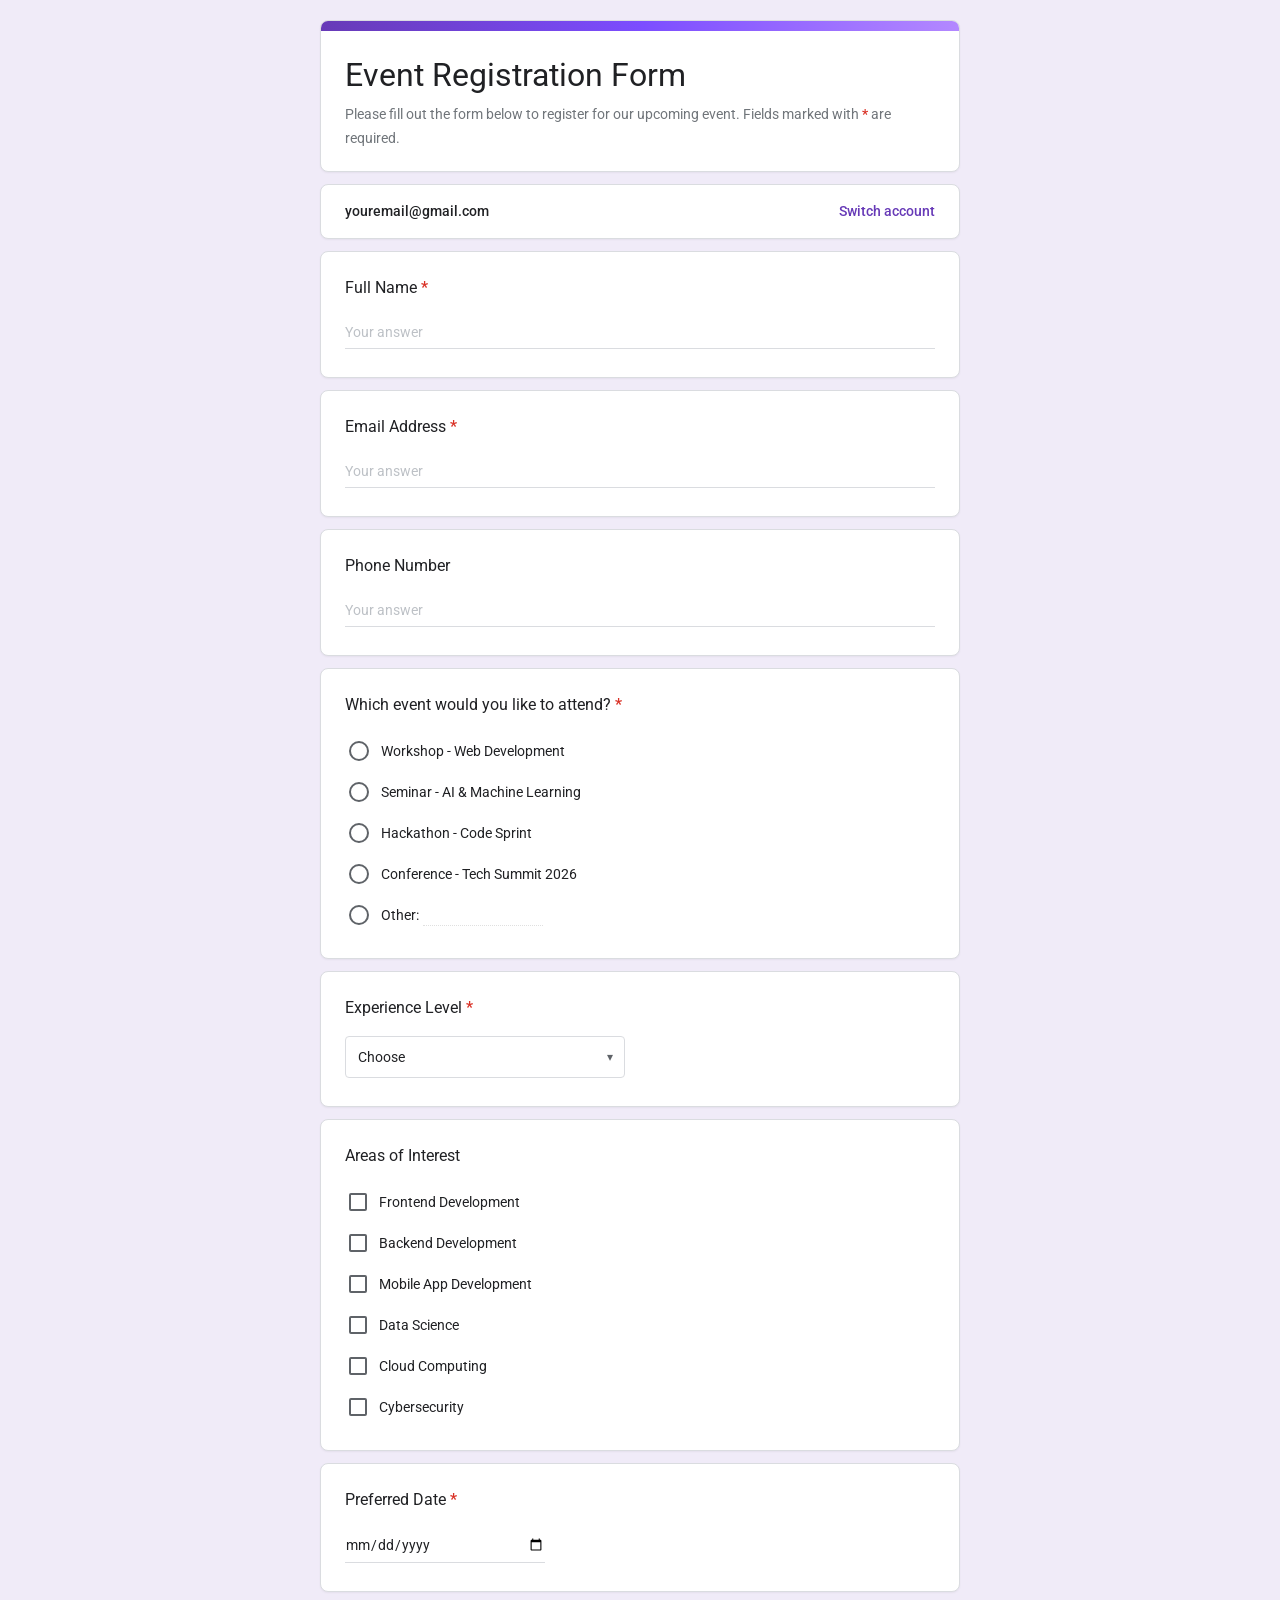
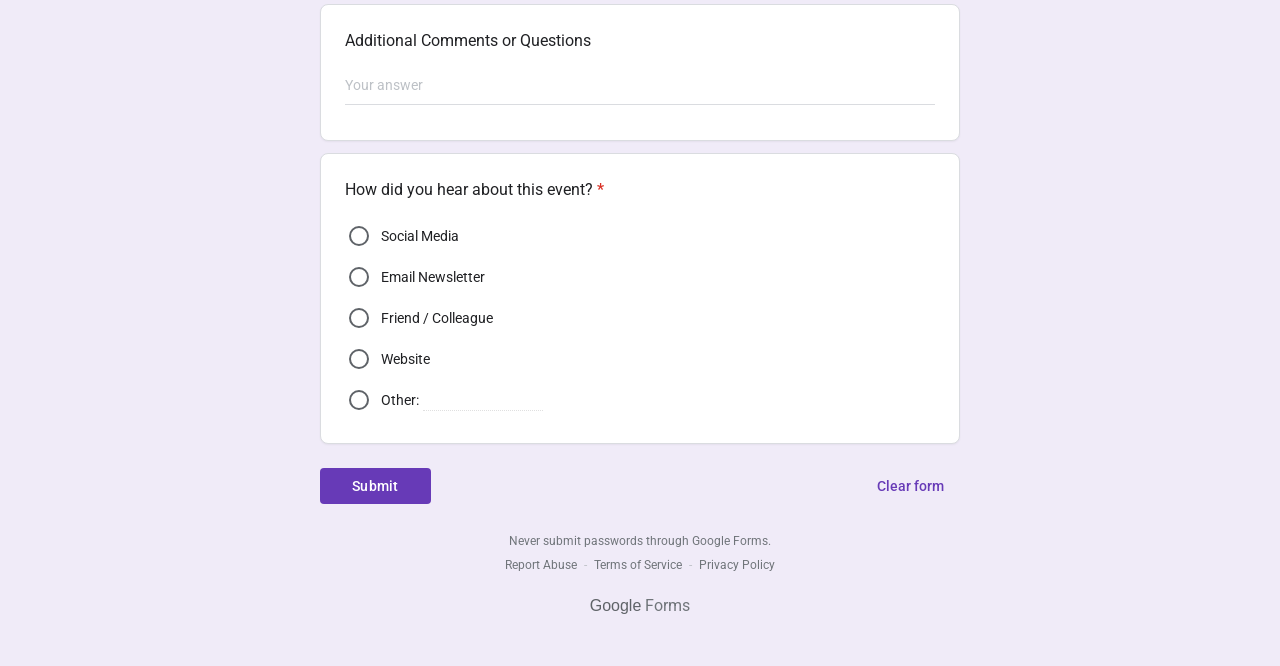
<file: code/index.html>
<!DOCTYPE html>
<html lang="en">

<head>
    <meta charset="UTF-8">
    <meta name="viewport" content="width=device-width, initial-scale=1.0">
    <title>Google Form - Event Registration</title>
    <meta name="description" content="A Google Form style event registration form built with HTML, CSS and JavaScript">
    <link rel="stylesheet" href="style.css">
    <link
        href="https://fonts.googleapis.com/css2?family=Google+Sans:wght@400;500;700&family=Roboto:wght@300;400;500&display=swap"
        rel="stylesheet">
</head>

<body>
    <div class="form-container">
        <!-- Header Banner -->
        <div class="form-header">
            <div class="header-color-bar"></div>
            <div class="header-content">
                <h1 class="form-title">Event Registration Form</h1>
                <p class="form-description">Please fill out the form below to register for our upcoming event. Fields
                    marked with <span class="required-star">*</span> are required.</p>
            </div>
        </div>

        <!-- Email Notice -->
        <div class="form-card email-notice">
            <span class="email-text">youremail@gmail.com</span>
            <a href="#" class="switch-account">Switch account</a>
        </div>

        <!-- Form -->
        <form id="registrationForm" novalidate>
            <!-- Full Name -->
            <div class="form-card">
                <label class="question-label">
                    Full Name <span class="required-star">*</span>
                </label>
                <div class="input-wrapper">
                    <input type="text" id="fullName" class="text-input" placeholder="Your answer" required>
                    <div class="input-underline"></div>
                </div>
                <span class="error-message" id="fullNameError">This is a required question</span>
            </div>

            <!-- Email -->
            <div class="form-card">
                <label class="question-label">
                    Email Address <span class="required-star">*</span>
                </label>
                <div class="input-wrapper">
                    <input type="email" id="email" class="text-input" placeholder="Your answer" required>
                    <div class="input-underline"></div>
                </div>
                <span class="error-message" id="emailError">Please enter a valid email address</span>
            </div>

            <!-- Phone -->
            <div class="form-card">
                <label class="question-label">
                    Phone Number
                </label>
                <div class="input-wrapper">
                    <input type="tel" id="phone" class="text-input" placeholder="Your answer">
                    <div class="input-underline"></div>
                </div>
            </div>

            <!-- Event Selection - Radio -->
            <div class="form-card">
                <label class="question-label">
                    Which event would you like to attend? <span class="required-star">*</span>
                </label>
                <div class="radio-group" id="eventGroup">
                    <label class="radio-option">
                        <input type="radio" name="event" value="workshop">
                        <span class="radio-custom"></span>
                        <span class="radio-label">Workshop - Web Development</span>
                    </label>
                    <label class="radio-option">
                        <input type="radio" name="event" value="seminar">
                        <span class="radio-custom"></span>
                        <span class="radio-label">Seminar - AI & Machine Learning</span>
                    </label>
                    <label class="radio-option">
                        <input type="radio" name="event" value="hackathon">
                        <span class="radio-custom"></span>
                        <span class="radio-label">Hackathon - Code Sprint</span>
                    </label>
                    <label class="radio-option">
                        <input type="radio" name="event" value="conference">
                        <span class="radio-custom"></span>
                        <span class="radio-label">Conference - Tech Summit 2026</span>
                    </label>
                    <label class="radio-option other-option">
                        <input type="radio" name="event" value="other">
                        <span class="radio-custom"></span>
                        <span class="radio-label">Other:</span>
                        <input type="text" class="other-input" id="eventOther" placeholder="" disabled>
                    </label>
                </div>
                <span class="error-message" id="eventError">This is a required question</span>
            </div>

            <!-- Experience Level - Dropdown -->
            <div class="form-card">
                <label class="question-label">
                    Experience Level <span class="required-star">*</span>
                </label>
                <div class="select-wrapper">
                    <select id="experience" class="select-input" required>
                        <option value="" disabled selected>Choose</option>
                        <option value="beginner">Beginner</option>
                        <option value="intermediate">Intermediate</option>
                        <option value="advanced">Advanced</option>
                        <option value="expert">Expert</option>
                    </select>
                    <span class="select-arrow">&#9662;</span>
                </div>
                <span class="error-message" id="experienceError">This is a required question</span>
            </div>

            <!-- Interests - Checkboxes -->
            <div class="form-card">
                <label class="question-label">
                    Areas of Interest
                </label>
                <div class="checkbox-group">
                    <label class="checkbox-option">
                        <input type="checkbox" name="interests" value="frontend">
                        <span class="checkbox-custom"></span>
                        <span class="checkbox-label">Frontend Development</span>
                    </label>
                    <label class="checkbox-option">
                        <input type="checkbox" name="interests" value="backend">
                        <span class="checkbox-custom"></span>
                        <span class="checkbox-label">Backend Development</span>
                    </label>
                    <label class="checkbox-option">
                        <input type="checkbox" name="interests" value="mobile">
                        <span class="checkbox-custom"></span>
                        <span class="checkbox-label">Mobile App Development</span>
                    </label>
                    <label class="checkbox-option">
                        <input type="checkbox" name="interests" value="data">
                        <span class="checkbox-custom"></span>
                        <span class="checkbox-label">Data Science</span>
                    </label>
                    <label class="checkbox-option">
                        <input type="checkbox" name="interests" value="cloud">
                        <span class="checkbox-custom"></span>
                        <span class="checkbox-label">Cloud Computing</span>
                    </label>
                    <label class="checkbox-option">
                        <input type="checkbox" name="interests" value="cybersecurity">
                        <span class="checkbox-custom"></span>
                        <span class="checkbox-label">Cybersecurity</span>
                    </label>
                </div>
            </div>

            <!-- Date -->
            <div class="form-card">
                <label class="question-label">
                    Preferred Date <span class="required-star">*</span>
                </label>
                <div class="input-wrapper date-wrapper">
                    <input type="date" id="preferredDate" class="text-input date-input" required>
                    <div class="input-underline"></div>
                </div>
                <span class="error-message" id="dateError">This is a required question</span>
            </div>

            <!-- Additional Comments - Textarea -->
            <div class="form-card">
                <label class="question-label">
                    Additional Comments or Questions
                </label>
                <div class="input-wrapper">
                    <textarea id="comments" class="text-input textarea-input" placeholder="Your answer"
                        rows="1"></textarea>
                    <div class="input-underline"></div>
                </div>
            </div>

            <!-- Terms - Linear Scale -->
            <div class="form-card">
                <label class="question-label">
                    How did you hear about this event? <span class="required-star">*</span>
                </label>
                <div class="radio-group" id="sourceGroup">
                    <label class="radio-option">
                        <input type="radio" name="source" value="social_media">
                        <span class="radio-custom"></span>
                        <span class="radio-label">Social Media</span>
                    </label>
                    <label class="radio-option">
                        <input type="radio" name="source" value="email">
                        <span class="radio-custom"></span>
                        <span class="radio-label">Email Newsletter</span>
                    </label>
                    <label class="radio-option">
                        <input type="radio" name="source" value="friend">
                        <span class="radio-custom"></span>
                        <span class="radio-label">Friend / Colleague</span>
                    </label>
                    <label class="radio-option">
                        <input type="radio" name="source" value="website">
                        <span class="radio-custom"></span>
                        <span class="radio-label">Website</span>
                    </label>
                    <label class="radio-option other-option">
                        <input type="radio" name="source" value="other">
                        <span class="radio-custom"></span>
                        <span class="radio-label">Other:</span>
                        <input type="text" class="other-input" id="sourceOther" placeholder="" disabled>
                    </label>
                </div>
                <span class="error-message" id="sourceError">This is a required question</span>
            </div>

            <!-- Buttons -->
            <div class="form-actions">
                <button type="submit" class="btn-submit" id="submitBtn">Submit</button>
                <button type="button" class="btn-clear" id="clearBtn">Clear form</button>
            </div>
        </form>

        <!-- Footer -->
        <div class="form-footer">
            <p>Never submit passwords through Google Forms.</p>
            <div class="footer-links">
                <a href="#">Report Abuse</a>
                <span class="footer-separator">-</span>
                <a href="#">Terms of Service</a>
                <span class="footer-separator">-</span>
                <a href="#">Privacy Policy</a>
            </div>
            <p class="google-branding">This content is neither created nor endorsed by Google. <a href="#">Report
                    Abuse</a> - <a href="#">Terms of Service</a> - <a href="#">Privacy Policy</a></p>
            <div class="google-forms-logo">
                <span class="logo-text">Google</span> Forms
            </div>
        </div>

        <!-- Success Modal -->
        <div class="modal-overlay" id="successModal">
            <div class="modal-content">
                <div class="modal-header">
                    <div class="header-color-bar"></div>
                    <div class="header-content">
                        <h1 class="form-title">Event Registration Form</h1>
                    </div>
                </div>
                <div class="modal-body">
                    <div class="success-icon">
                        <svg viewBox="0 0 24 24" width="64" height="64">
                            <circle cx="12" cy="12" r="11" fill="#673ab7" opacity="0.1" />
                            <path d="M9 16.2L4.8 12l-1.4 1.4L9 19 21 7l-1.4-1.4L9 16.2z" fill="#673ab7" />
                        </svg>
                    </div>
                    <h2 class="success-title">Your response has been recorded.</h2>
                    <p class="success-message">Thank you for registering! We'll get back to you soon.</p>
                    <a href="#" class="submit-another" id="submitAnother">Submit another response</a>
                </div>
            </div>
        </div>
    </div>

    <script src="script.js"></script>
</body>

</html>
</file>
<file: code/style.css>
/* ===== Reset & Base ===== */
*,
*::before,
*::after {
    margin: 0;
    padding: 0;
    box-sizing: border-box;
}

body {
    font-family: 'Roboto', 'Arial', sans-serif;
    background-color: #f0ebf8;
    color: #202124;
    min-height: 100vh;
    padding: 20px 16px 40px;
    line-height: 1.5;
}

/* ===== Form Container ===== */
.form-container {
    max-width: 640px;
    margin: 0 auto;
}

/* ===== Header Card ===== */
.form-header {
    background: #fff;
    border-radius: 8px;
    overflow: hidden;
    border: 1px solid #dadce0;
    margin-bottom: 12px;
    box-shadow: 0 1px 2px rgba(0, 0, 0, 0.05);
}

.header-color-bar {
    height: 10px;
    background: linear-gradient(90deg, #673ab7 0%, #7c4dff 50%, #b388ff 100%);
}

.header-content {
    padding: 24px 24px 20px;
}

.form-title {
    font-family: 'Google Sans', 'Roboto', sans-serif;
    font-size: 32px;
    font-weight: 400;
    color: #202124;
    margin-bottom: 8px;
    line-height: 1.25;
}

.form-description {
    font-size: 14px;
    color: #70757a;
    line-height: 1.7;
}

.required-star {
    color: #d93025;
    font-weight: 500;
}

/* ===== Email Notice ===== */
.email-notice {
    display: flex;
    align-items: center;
    justify-content: space-between;
    padding: 16px 24px !important;
}

.email-text {
    font-size: 14px;
    color: #202124;
    font-weight: 500;
}

.switch-account {
    font-size: 14px;
    color: #673ab7;
    text-decoration: none;
    font-weight: 500;
}

.switch-account:hover {
    text-decoration: underline;
}

/* ===== Form Cards ===== */
.form-card {
    background: #fff;
    border-radius: 8px;
    border: 1px solid #dadce0;
    padding: 24px;
    margin-bottom: 12px;
    transition: border-color 0.2s ease, box-shadow 0.2s ease;
    position: relative;
    box-shadow: 0 1px 2px rgba(0, 0, 0, 0.05);
}

.form-card:hover {
    box-shadow: 0 2px 6px rgba(0, 0, 0, 0.08);
}

.form-card.focused {
    border-left: 4px solid #673ab7;
    padding-left: 20px;
}

.form-card.error {
    border-left: 4px solid #d93025;
    padding-left: 20px;
}

/* ===== Question Labels ===== */
.question-label {
    display: block;
    font-size: 16px;
    font-weight: 400;
    color: #202124;
    margin-bottom: 16px;
    line-height: 1.5;
}

/* ===== Text Inputs ===== */
.input-wrapper {
    position: relative;
    margin-bottom: 4px;
}

.text-input {
    width: 100%;
    border: none;
    border-bottom: 1px solid #dadce0;
    padding: 8px 0;
    font-size: 14px;
    font-family: 'Roboto', sans-serif;
    color: #202124;
    background: transparent;
    outline: none;
    transition: border-color 0.2s ease;
    resize: none;
}

.text-input::placeholder {
    color: #bdc1c6;
}

.text-input:focus {
    border-bottom-color: transparent;
}

.input-underline {
    position: absolute;
    bottom: 0;
    left: 50%;
    width: 0;
    height: 2px;
    background: #673ab7;
    transition: all 0.3s cubic-bezier(0.4, 0, 0.2, 1);
    transform: translateX(-50%);
}

.text-input:focus ~ .input-underline {
    width: 100%;
}

.textarea-input {
    min-height: 36px;
    overflow: hidden;
}

/* ===== Date Input ===== */
.date-input {
    max-width: 200px;
    cursor: pointer;
}

/* ===== Select / Dropdown ===== */
.select-wrapper {
    position: relative;
    max-width: 280px;
    margin-bottom: 4px;
}

.select-input {
    width: 100%;
    padding: 12px 36px 12px 12px;
    font-size: 14px;
    font-family: 'Roboto', sans-serif;
    color: #202124;
    background: #fff;
    border: 1px solid #dadce0;
    border-radius: 4px;
    appearance: none;
    -webkit-appearance: none;
    cursor: pointer;
    outline: none;
    transition: border-color 0.2s ease;
}

.select-input:focus {
    border-color: #673ab7;
    box-shadow: 0 0 0 1px #673ab7;
}

.select-arrow {
    position: absolute;
    right: 12px;
    top: 50%;
    transform: translateY(-50%);
    font-size: 12px;
    color: #5f6368;
    pointer-events: none;
}

/* ===== Radio Buttons ===== */
.radio-group,
.checkbox-group {
    display: flex;
    flex-direction: column;
    gap: 4px;
}

.radio-option,
.checkbox-option {
    display: flex;
    align-items: center;
    padding: 8px 4px;
    border-radius: 4px;
    cursor: pointer;
    transition: background 0.15s ease;
    position: relative;
}

.radio-option:hover,
.checkbox-option:hover {
    background: #f8f0ff;
}

.radio-option input[type="radio"],
.checkbox-option input[type="checkbox"] {
    position: absolute;
    opacity: 0;
    width: 0;
    height: 0;
}

/* Radio Custom */
.radio-custom {
    width: 20px;
    height: 20px;
    border: 2px solid #5f6368;
    border-radius: 50%;
    margin-right: 12px;
    flex-shrink: 0;
    position: relative;
    transition: border-color 0.2s ease;
}

.radio-custom::after {
    content: '';
    position: absolute;
    top: 50%;
    left: 50%;
    width: 10px;
    height: 10px;
    background: #673ab7;
    border-radius: 50%;
    transform: translate(-50%, -50%) scale(0);
    transition: transform 0.2s cubic-bezier(0.4, 0, 0.2, 1);
}

input[type="radio"]:checked ~ .radio-custom {
    border-color: #673ab7;
}

input[type="radio"]:checked ~ .radio-custom::after {
    transform: translate(-50%, -50%) scale(1);
}

/* Checkbox Custom */
.checkbox-custom {
    width: 18px;
    height: 18px;
    border: 2px solid #5f6368;
    border-radius: 2px;
    margin-right: 12px;
    flex-shrink: 0;
    position: relative;
    transition: all 0.2s ease;
}

.checkbox-custom::after {
    content: '';
    position: absolute;
    top: 0px;
    left: 4px;
    width: 6px;
    height: 10px;
    border: solid #fff;
    border-width: 0 2px 2px 0;
    transform: rotate(45deg) scale(0);
    transition: transform 0.15s ease;
}

input[type="checkbox"]:checked ~ .checkbox-custom {
    background: #673ab7;
    border-color: #673ab7;
}

input[type="checkbox"]:checked ~ .checkbox-custom::after {
    transform: rotate(45deg) scale(1);
}

.radio-label,
.checkbox-label {
    font-size: 14px;
    color: #202124;
    user-select: none;
}

/* Other Option */
.other-option .other-input {
    border: none;
    border-bottom: 1px dotted #bdc1c6;
    padding: 2px 4px;
    font-size: 14px;
    font-family: 'Roboto', sans-serif;
    color: #202124;
    outline: none;
    margin-left: 4px;
    width: 120px;
    background: transparent;
    transition: border-color 0.2s ease;
}

.other-option .other-input:focus {
    border-bottom-color: #673ab7;
    border-bottom-style: solid;
}

.other-option .other-input:disabled {
    border-bottom-color: #e0e0e0;
    color: #bdc1c6;
}

/* ===== Error Messages ===== */
.error-message {
    display: none;
    font-size: 12px;
    color: #d93025;
    margin-top: 8px;
    align-items: center;
    gap: 6px;
}

.error-message::before {
    content: '⚠';
    font-size: 14px;
}

.form-card.error .error-message {
    display: flex;
}

/* ===== Form Actions ===== */
.form-actions {
    display: flex;
    justify-content: space-between;
    align-items: center;
    padding: 12px 0;
}

.btn-submit {
    background: #673ab7;
    color: #fff;
    border: none;
    padding: 10px 32px;
    font-size: 14px;
    font-family: 'Google Sans', 'Roboto', sans-serif;
    font-weight: 500;
    border-radius: 4px;
    cursor: pointer;
    letter-spacing: 0.25px;
    transition: background 0.2s ease, box-shadow 0.2s ease;
}

.btn-submit:hover {
    background: #5e35b1;
    box-shadow: 0 1px 3px rgba(103, 58, 183, 0.3);
}

.btn-submit:active {
    background: #512da8;
}

.btn-clear {
    background: none;
    border: none;
    color: #673ab7;
    font-size: 14px;
    font-family: 'Google Sans', 'Roboto', sans-serif;
    font-weight: 500;
    padding: 10px 16px;
    cursor: pointer;
    border-radius: 4px;
    transition: background 0.2s ease;
}

.btn-clear:hover {
    background: rgba(103, 58, 183, 0.08);
}

/* ===== Footer ===== */
.form-footer {
    text-align: center;
    padding: 16px 0 8px;
    font-size: 12px;
    color: #70757a;
}

.form-footer p {
    margin-bottom: 6px;
}

.footer-links {
    margin-bottom: 20px;
}

.footer-links a {
    color: #70757a;
    text-decoration: none;
    font-size: 12px;
}

.footer-links a:hover {
    text-decoration: underline;
}

.footer-separator {
    margin: 0 4px;
    color: #bdc1c6;
}

.google-branding {
    display: none;
}

.google-forms-logo {
    margin-top: 16px;
    font-size: 16px;
    color: #70757a;
}

.google-forms-logo .logo-text {
    font-family: 'Google Sans', sans-serif;
    font-weight: 500;
    color: #5f6368;
}

/* ===== Success Modal ===== */
.modal-overlay {
    display: none;
    position: fixed;
    top: 0;
    left: 0;
    right: 0;
    bottom: 0;
    background: #f0ebf8;
    z-index: 1000;
    justify-content: center;
    padding: 20px 16px 40px;
    overflow-y: auto;
}

.modal-overlay.active {
    display: flex;
}

.modal-content {
    max-width: 640px;
    width: 100%;
    margin: 0 auto;
}

.modal-header {
    background: #fff;
    border-radius: 8px;
    overflow: hidden;
    border: 1px solid #dadce0;
    margin-bottom: 12px;
    box-shadow: 0 1px 2px rgba(0, 0, 0, 0.05);
}

.modal-body {
    background: #fff;
    border-radius: 8px;
    border: 1px solid #dadce0;
    padding: 32px 24px;
    text-align: center;
    box-shadow: 0 1px 2px rgba(0, 0, 0, 0.05);
}

.success-icon {
    margin-bottom: 16px;
    animation: scaleIn 0.5s cubic-bezier(0.4, 0, 0.2, 1);
}

@keyframes scaleIn {
    from {
        transform: scale(0);
        opacity: 0;
    }
    to {
        transform: scale(1);
        opacity: 1;
    }
}

.success-title {
    font-family: 'Google Sans', 'Roboto', sans-serif;
    font-size: 22px;
    font-weight: 400;
    color: #202124;
    margin-bottom: 8px;
}

.success-message {
    font-size: 14px;
    color: #5f6368;
    margin-bottom: 20px;
}

.submit-another {
    font-size: 14px;
    color: #673ab7;
    text-decoration: none;
    font-weight: 500;
}

.submit-another:hover {
    text-decoration: underline;
}

/* ===== Responsive ===== */
@media (max-width: 480px) {
    body {
        padding: 0 0 32px;
    }

    .form-header {
        border-radius: 0;
    }

    .form-card {
        border-radius: 0;
        border-left: none;
        border-right: none;
        margin-bottom: 8px;
    }

    .form-card.focused {
        border-left: 4px solid #673ab7;
    }

    .form-card.error {
        border-left: 4px solid #d93025;
    }

    .form-title {
        font-size: 24px;
    }

    .modal-content {
        border-radius: 0;
    }
}
</file>
